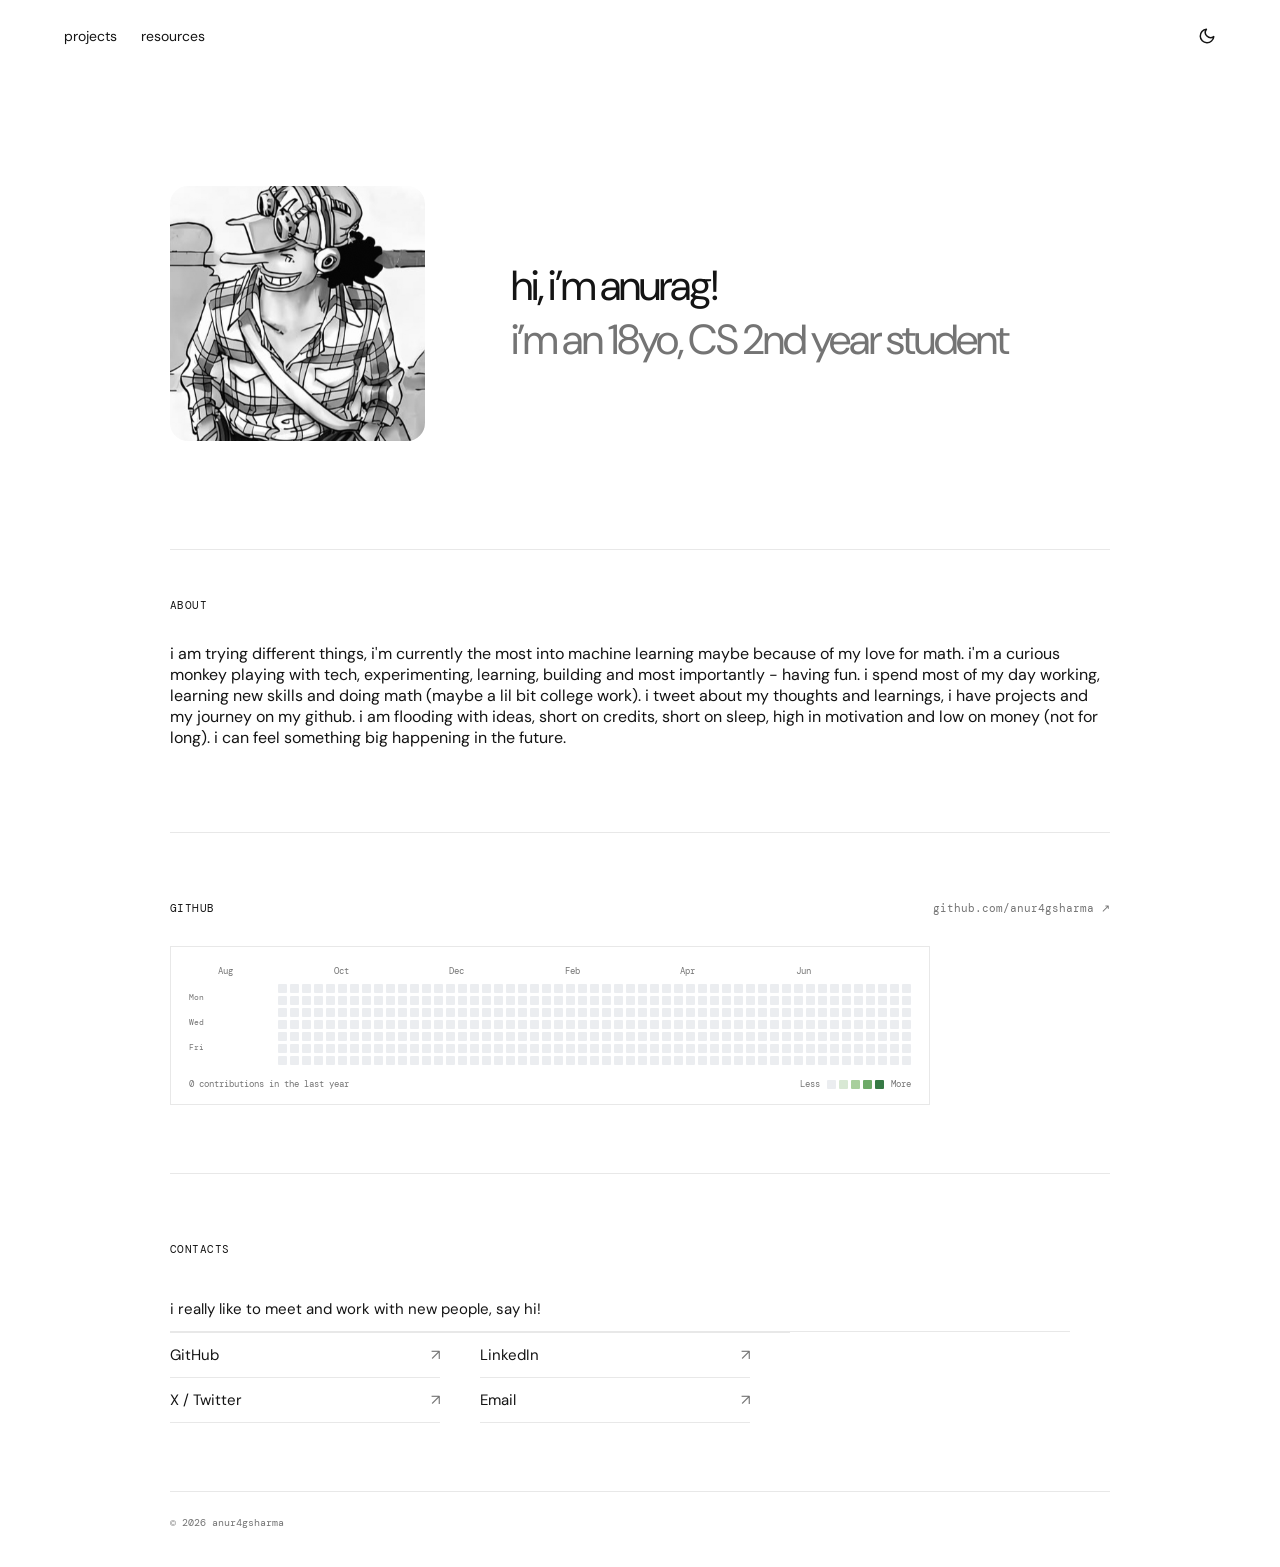
<file: index.html>
<!DOCTYPE html>
<html lang="en">
<head>
    <meta charset="UTF-8">
    <meta name="viewport" content="width=device-width, initial-scale=1.0">
    <meta name="description" content="Anurag Sharma — CS student and builder.">
    <title>anur4gsharma</title>
    <link rel="preconnect" href="https://fonts.googleapis.com">
    <link rel="preconnect" href="https://fonts.gstatic.com" crossorigin>
    <link href="https://fonts.googleapis.com/css2?family=DM+Mono:wght@400;500&family=DM+Sans:opsz,wght@9..40,400;9..40,500&display=swap" rel="stylesheet">
    <link rel="stylesheet" href="style.css">

    <script>
        const savedTheme = localStorage.getItem('theme');
        if (savedTheme) { document.documentElement.setAttribute('data-theme', savedTheme); }
        else if (window.matchMedia && window.matchMedia('(prefers-color-scheme: dark)').matches) { document.documentElement.setAttribute('data-theme', 'dark'); }
    </script>
</head>
<body>
    <header class="site-header">
        <nav aria-label="Primary navigation">
            <a href="projects/index.html">projects</a>
            
            <a href="resources/index.html">resources</a>
        </nav>
    
        <button id="theme-toggle" class="theme-toggle" aria-label="Toggle dark mode">
            <svg class="sun-icon" width="18" height="18" viewBox="0 0 24 24" fill="none" stroke="currentColor" stroke-width="2" stroke-linecap="round" stroke-linejoin="round"><circle cx="12" cy="12" r="5"></circle><line x1="12" y1="1" x2="12" y2="3"></line><line x1="12" y1="21" x2="12" y2="23"></line><line x1="4.22" y1="4.22" x2="5.64" y2="5.64"></line><line x1="18.36" y1="18.36" x2="19.78" y2="19.78"></line><line x1="1" y1="12" x2="3" y2="12"></line><line x1="21" y1="12" x2="23" y2="12"></line><line x1="4.22" y1="19.78" x2="5.64" y2="18.36"></line><line x1="18.36" y1="5.64" x2="19.78" y2="4.22"></line></svg>
            <svg class="moon-icon" width="18" height="18" viewBox="0 0 24 24" fill="none" stroke="currentColor" stroke-width="2" stroke-linecap="round" stroke-linejoin="round"><path d="M21 12.79A9 9 0 1 1 11.21 3 7 7 0 0 0 21 12.79z"></path></svg>
        </button>
    </header>

    <main>
        <section class="hero" aria-labelledby="intro-title">
            <img class="profile-photo" src="anur4gsharma.jpeg" alt="Anurag Sharma">
            <div class="hero-copy">
                <h1 id="intro-title">hi, i’m anurag!</h1>
                <p>i’m an 18yo, CS 2nd year student</p>
            </div>
        </section>

        <section class="content-section about" id="about" aria-labelledby="about-title">
            <h2 id="about-title">about</h2>
            <p>i am trying different things, i'm currently the most into machine learning maybe because of my love for math. i'm a curious monkey playing with tech, experimenting,
                learning, building and most importantly - having fun. i spend most of my day working, learning new skills and doing math (maybe a lil bit college work). i tweet about my
                thoughts and learnings, i have projects and my journey on my github. i am flooding with ideas, short on credits, short on sleep, high in motivation and low on money
                (not for long). i can feel something big happening in the future.
            </p>
        </section>

        <section class="content-section github-section" aria-labelledby="github-title">
            <div class="section-heading">
                <h2 id="github-title">gitHub</h2>
                <a href="https://github.com/anur4gsharma" target="_blank" rel="noopener noreferrer">github.com/anur4gsharma ↗</a>
            </div>
            <div class="contribution-graph" aria-live="polite">
                <div class="months" aria-hidden="true"><span>Aug</span><span>Oct</span><span>Dec</span><span>Feb</span><span>Apr</span><span>Jun</span></div>
                <div class="graph-wrap">
                    <div class="weekdays" aria-hidden="true"><span>Mon</span><span>Wed</span><span>Fri</span></div>
                    <div class="graph-grid" id="contribution-grid" role="img" aria-label="Loading Anurag Sharma's GitHub contribution activity"></div>
                </div>
                <div class="graph-footer"><span id="contribution-summary">Loading live GitHub activity…</span><span class="legend" aria-hidden="true">Less <i></i><i></i><i></i><i></i><i></i> More</span></div>
            </div>
        </section>

        <section class="content-section" id="contact" aria-labelledby="contact-title">
            <h2 id="contact-title">Contacts</h2>
            <div class="hi">i really like to meet and work with new people, say hi!</div>
            <div class="contacts">
                <a href="https://github.com/anur4gsharma" target="_blank" rel="noopener noreferrer">GitHub <span>↗</span></a>
                <a href="https://www.linkedin.com/in/anur4gsharma/" target="_blank" rel="noopener noreferrer">LinkedIn <span>↗</span></a>
                <a href="https://twitter.com/anur4gsharma" target="_blank" rel="noopener noreferrer">X / Twitter <span>↗</span></a>
                <a href="mailto:anur4g.work@gmail.com" target="_blank" rel="noopener noreferrer">Email <span>↗</span></a>
            </div>
        </section>
    </main>

    <footer>© 2026 anur4gsharma</footer>
    <script src="an.js"></script>
    <script src="theme.js"></script>
</body>
</html>
</file>
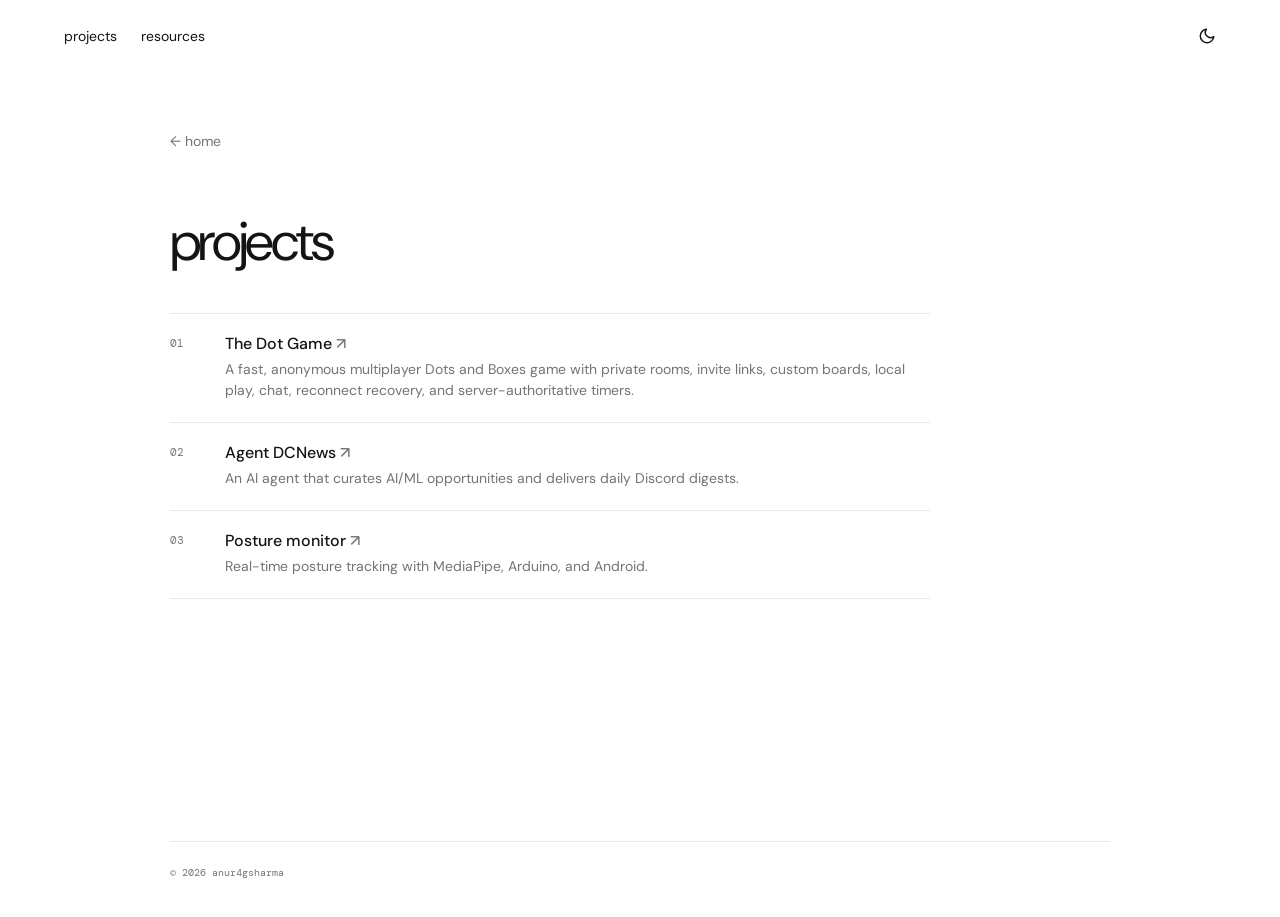
<file: projects/index.html>
<!DOCTYPE html>
<html lang="en">
<head>
    <meta charset="UTF-8">
    <meta name="viewport" content="width=device-width, initial-scale=1.0">
    <meta name="description" content="Anurag Sharma — projects.">
    <title>projects — anurag sharma</title>
    <link rel="preconnect" href="https://fonts.googleapis.com">
    <link rel="preconnect" href="https://fonts.gstatic.com" crossorigin>
    <link href="https://fonts.googleapis.com/css2?family=DM+Mono:wght@400;500&family=DM+Sans:opsz,wght@9..40,400;9..40,500&display=swap" rel="stylesheet">
    <link rel="stylesheet" href="../style.css">

    <script>
        const savedTheme = localStorage.getItem('theme');
        if (savedTheme) { document.documentElement.setAttribute('data-theme', savedTheme); }
        else if (window.matchMedia && window.matchMedia('(prefers-color-scheme: dark)').matches) { document.documentElement.setAttribute('data-theme', 'dark'); }
    </script>
</head>
<body>
    <header class="site-header"><nav aria-label="Primary navigation"><a href="index.html" aria-current="page">projects</a><a href="../resources/index.html">resources</a></nav>
        <button id="theme-toggle" class="theme-toggle" aria-label="Toggle dark mode">
            <svg class="sun-icon" width="18" height="18" viewBox="0 0 24 24" fill="none" stroke="currentColor" stroke-width="2" stroke-linecap="round" stroke-linejoin="round"><circle cx="12" cy="12" r="5"></circle><line x1="12" y1="1" x2="12" y2="3"></line><line x1="12" y1="21" x2="12" y2="23"></line><line x1="4.22" y1="4.22" x2="5.64" y2="5.64"></line><line x1="18.36" y1="18.36" x2="19.78" y2="19.78"></line><line x1="1" y1="12" x2="3" y2="12"></line><line x1="21" y1="12" x2="23" y2="12"></line><line x1="4.22" y1="19.78" x2="5.64" y2="18.36"></line><line x1="18.36" y1="5.64" x2="19.78" y2="4.22"></line></svg>
            <svg class="moon-icon" width="18" height="18" viewBox="0 0 24 24" fill="none" stroke="currentColor" stroke-width="2" stroke-linecap="round" stroke-linejoin="round"><path d="M21 12.79A9 9 0 1 1 11.21 3 7 7 0 0 0 21 12.79z"></path></svg>
        </button>
    </header>
    <main class="subpage-main">
        <section class="content-section first-section" aria-labelledby="projects-title">
            <a class="home-link" href="../index.html">← home</a>
            <h1 id="projects-title" class="page-title">projects</h1>
            <div class="project-list">
                <a class="project" href="https://thedotgame.vercel.app" target="_blank" rel="noopener noreferrer"><span class="project-index">01</span><div><h3>The Dot Game <span>↗</span></h3><p>A fast, anonymous multiplayer Dots and Boxes game with private rooms, invite links, custom boards, local play, chat, reconnect recovery, and server-authoritative timers.</p></div></a>
                <a class="project" href="https://github.com/anur4gsharma/agent-dcnews" target="_blank" rel="noopener noreferrer"><span class="project-index">02</span><div><h3>Agent DCNews <span>↗</span></h3><p>An AI agent that curates AI/ML opportunities and delivers daily Discord digests.</p></div></a>
                <a class="project" href="https://github.com/anur4gsharma/posture_bot_v1" target="_blank" rel="noopener noreferrer"><span class="project-index">03</span><div><h3>Posture monitor <span>↗</span></h3><p>Real-time posture tracking with MediaPipe, Arduino, and Android.</p></div></a>
            </div>
        </section>
    </main>
    <footer>© 2026 anur4gsharma</footer>
    <script src="../theme.js"></script>
</body>
</html>
</file>
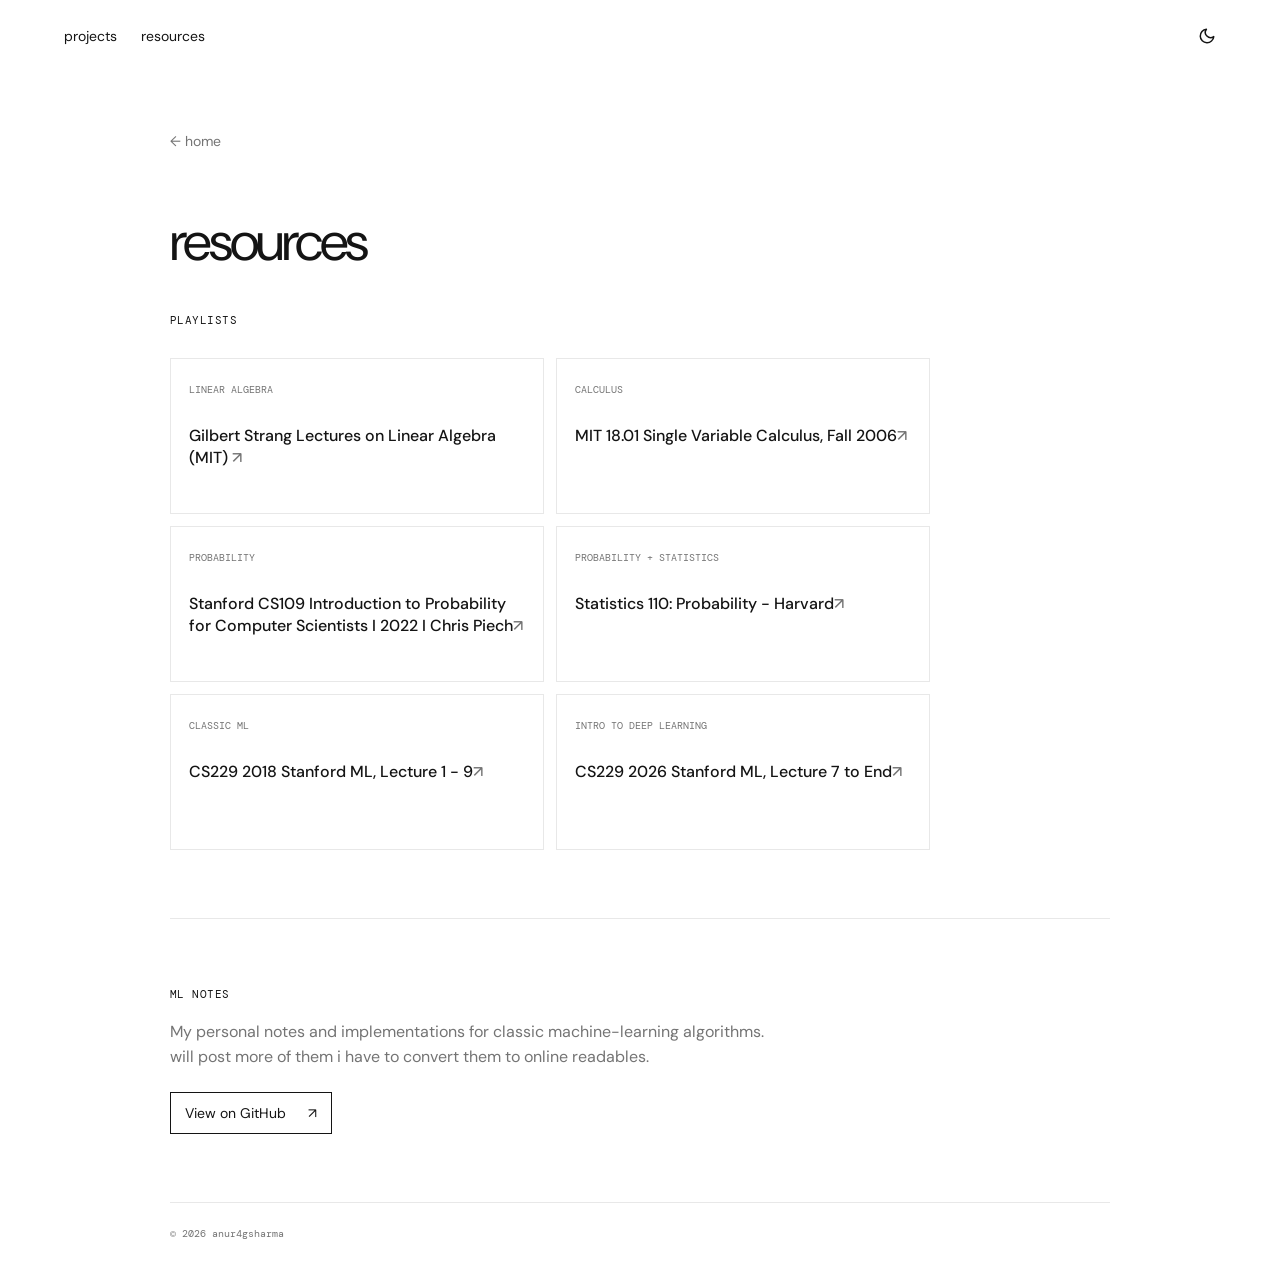
<file: resources/index.html>
<!DOCTYPE html>
<html lang="en">
<head>
    <meta charset="UTF-8">
    <meta name="viewport" content="width=device-width, initial-scale=1.0">
    <meta name="description" content="Anurag Sharma — learning resources and machine-learning notes.">
    <title>resources — anurag sharma</title>
    <link rel="preconnect" href="https://fonts.googleapis.com">
    <link rel="preconnect" href="https://fonts.gstatic.com" crossorigin>
    <link href="https://fonts.googleapis.com/css2?family=DM+Mono:wght@400;500&family=DM+Sans:opsz,wght@9..40,400;9..40,500&display=swap" rel="stylesheet">
    <link rel="stylesheet" href="../style.css">

    <script>
        const savedTheme = localStorage.getItem('theme');
        if (savedTheme) { document.documentElement.setAttribute('data-theme', savedTheme); }
        else if (window.matchMedia && window.matchMedia('(prefers-color-scheme: dark)').matches) { document.documentElement.setAttribute('data-theme', 'dark'); }
    </script>
</head>
<body>
    <header class="site-header"><nav aria-label="Primary navigation"><a href="../projects/index.html">projects</a><a href="index.html" aria-current="page">resources</a></nav>
        <button id="theme-toggle" class="theme-toggle" aria-label="Toggle dark mode">
            <svg class="sun-icon" width="18" height="18" viewBox="0 0 24 24" fill="none" stroke="currentColor" stroke-width="2" stroke-linecap="round" stroke-linejoin="round"><circle cx="12" cy="12" r="5"></circle><line x1="12" y1="1" x2="12" y2="3"></line><line x1="12" y1="21" x2="12" y2="23"></line><line x1="4.22" y1="4.22" x2="5.64" y2="5.64"></line><line x1="18.36" y1="18.36" x2="19.78" y2="19.78"></line><line x1="1" y1="12" x2="3" y2="12"></line><line x1="21" y1="12" x2="23" y2="12"></line><line x1="4.22" y1="19.78" x2="5.64" y2="18.36"></line><line x1="18.36" y1="5.64" x2="19.78" y2="4.22"></line></svg>
            <svg class="moon-icon" width="18" height="18" viewBox="0 0 24 24" fill="none" stroke="currentColor" stroke-width="2" stroke-linecap="round" stroke-linejoin="round"><path d="M21 12.79A9 9 0 1 1 11.21 3 7 7 0 0 0 21 12.79z"></path></svg>
        </button>
    </header>
    <main class="subpage-main">
        <section class="content-section first-section" aria-labelledby="resources-title">
            <a class="home-link" href="../index.html">← home</a>
            <h1 id="resources-title" class="page-title">resources</h1>
            <h2 id="playlists-title">playlists</h2>
            <div class="resource-grid" aria-labelledby="playlists-title">
                <a class="resource-card" href="https://www.youtube.com/playlist?list=PL49CF3715CB9EF31D" target="_blank" rel="noopener noreferrer"><span>Linear Algebra</span><h3>Gilbert Strang Lectures on Linear Algebra (MIT) <i>↗</i></h3></a>
                <a class="resource-card" href="https://www.youtube.com/playlist?list=PL590CCC2BC5AF3BC1" target="_blank" rel="noopener noreferrer"><span>Calculus</span><h3>MIT 18.01 Single Variable Calculus, Fall 2006<i>↗</i></h3></a>
                <a class="resource-card" href="https://www.youtube.com/playlist?list=PLoROMvodv4rOpr_A7B9SriE_iZmkanvUg" target="_blank" rel="noopener noreferrer"><span>Probability</span><h3>Stanford CS109 Introduction to Probability for Computer Scientists I 2022 I Chris Piech<i>↗</i></h3></a>
                <a class="resource-card" href="https://www.youtube.com/playlist?list=PL2SOU6wwxB0uwwH80KTQ6ht66KWxbzTIo" target="_blank" rel="noopener noreferrer"><span>Probability + Statistics</span><h3>Statistics 110: Probability - Harvard<i>↗</i></h3></a>
                <a class="resource-card" href="https://www.youtube.com/playlist?list=PLoROMvodv4rMiGQp3WXShtMGgzqpfVfbU" target="_blank" rel="noopener noreferrer"><span>Classic ML</span><h3>CS229 2018 Stanford ML, Lecture 1 - 9<i>↗</i></h3></a>
                <a class="resource-card" href="https://www.youtube.com/playlist?list=PLaqpC4kq8Gpw" target="_blank" rel="noopener noreferrer"><span>Intro to Deep Learning</span><h3>CS229 2026 Stanford ML, Lecture 7 to End<i>↗</i></h3></a>
            </div>
        </section>
        <section class="content-section" aria-labelledby="notes-title">
            <h2 id="notes-title">ML Notes</h2>
            <p class="notes-intro">My personal notes and implementations for classic machine-learning algorithms. will post more of them i have to convert them to online readables.</p>
            <a class="resource-button" href="https://github.com/anur4gsharma/machine-learning-algorithms" target="_blank" rel="noopener noreferrer">View on GitHub <span>↗</span></a>
        </section>
    </main>
    <footer>© 2026 anur4gsharma</footer>
    <script src="../theme.js"></script>
</body>
</html>
</file>
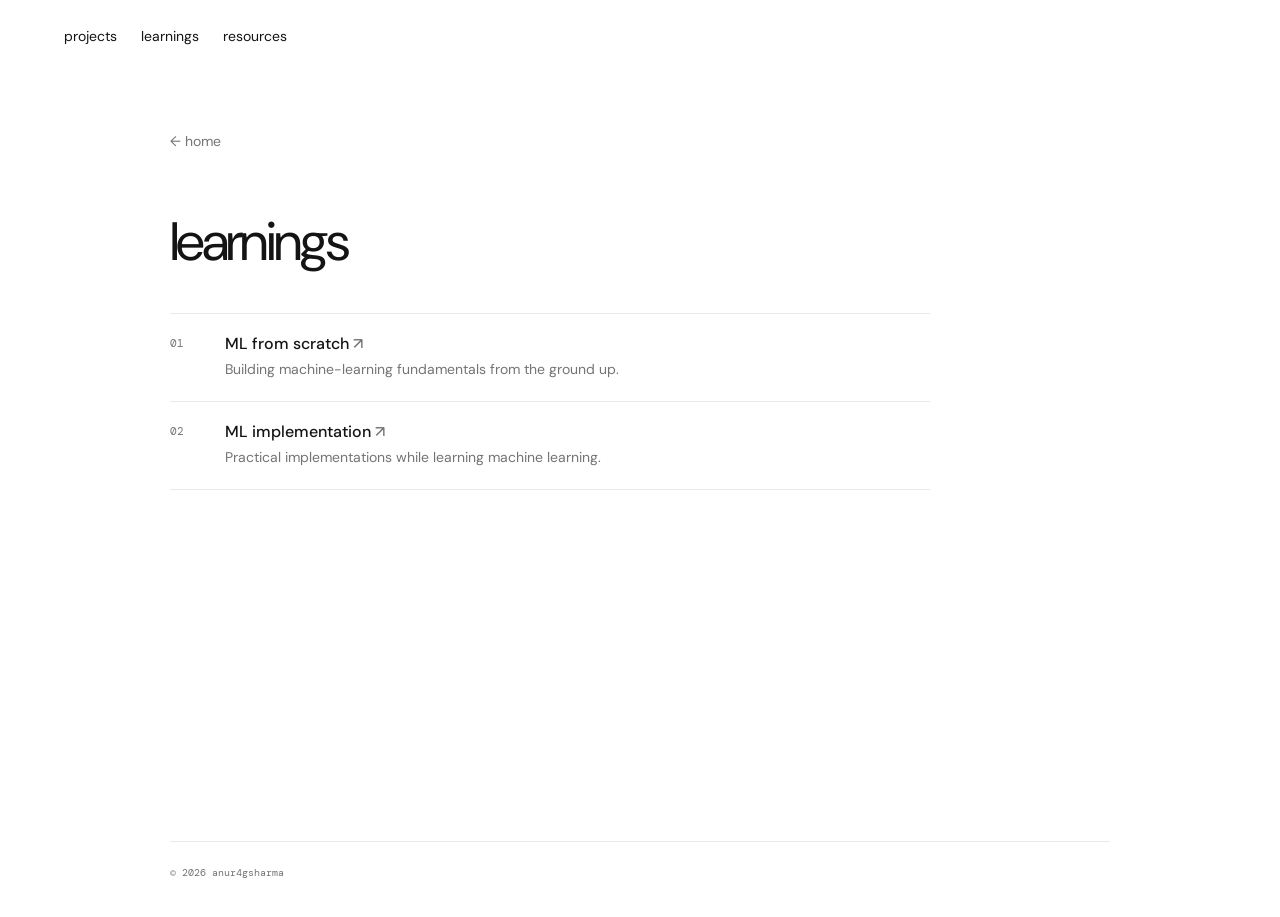
<file: learnings.html>
<!DOCTYPE html>
<html lang="en">
<head>
    <meta charset="UTF-8">
    <meta name="viewport" content="width=device-width, initial-scale=1.0">
    <meta name="description" content="Anurag Sharma — learnings.">
    <title>learnings — anurag sharma</title>
    <link rel="preconnect" href="https://fonts.googleapis.com">
    <link rel="preconnect" href="https://fonts.gstatic.com" crossorigin>
    <link href="https://fonts.googleapis.com/css2?family=DM+Mono:wght@400;500&family=DM+Sans:opsz,wght@9..40,400;9..40,500&display=swap" rel="stylesheet">
    <link rel="stylesheet" href="style.css">
</head>
<body>
    <header class="site-header"><nav aria-label="Primary navigation"><a href="projects.html">projects</a><a href="learnings.html" aria-current="page">learnings</a><a href="resources.html">resources</a></nav></header>
    <main class="subpage-main">
        <section class="content-section first-section" aria-labelledby="learnings-title">
            <a class="home-link" href="index.html">← home</a>
            <h1 id="learnings-title" class="page-title">learnings</h1>
            <div class="project-list">
                <a class="project" href="https://github.com/anur4gsharma/ml-from-scratch" target="_blank" rel="noopener noreferrer"><span class="project-index">01</span><div><h3>ML from scratch <span>↗</span></h3><p>Building machine-learning fundamentals from the ground up.</p></div></a>
                <a class="project" href="https://github.com/anur4gsharma/ml-implementation" target="_blank" rel="noopener noreferrer"><span class="project-index">02</span><div><h3>ML implementation <span>↗</span></h3><p>Practical implementations while learning machine learning.</p></div></a>
            </div>
        </section>
    </main>
    <footer>© 2026 anur4gsharma</footer>
</body>
</html>
</file>
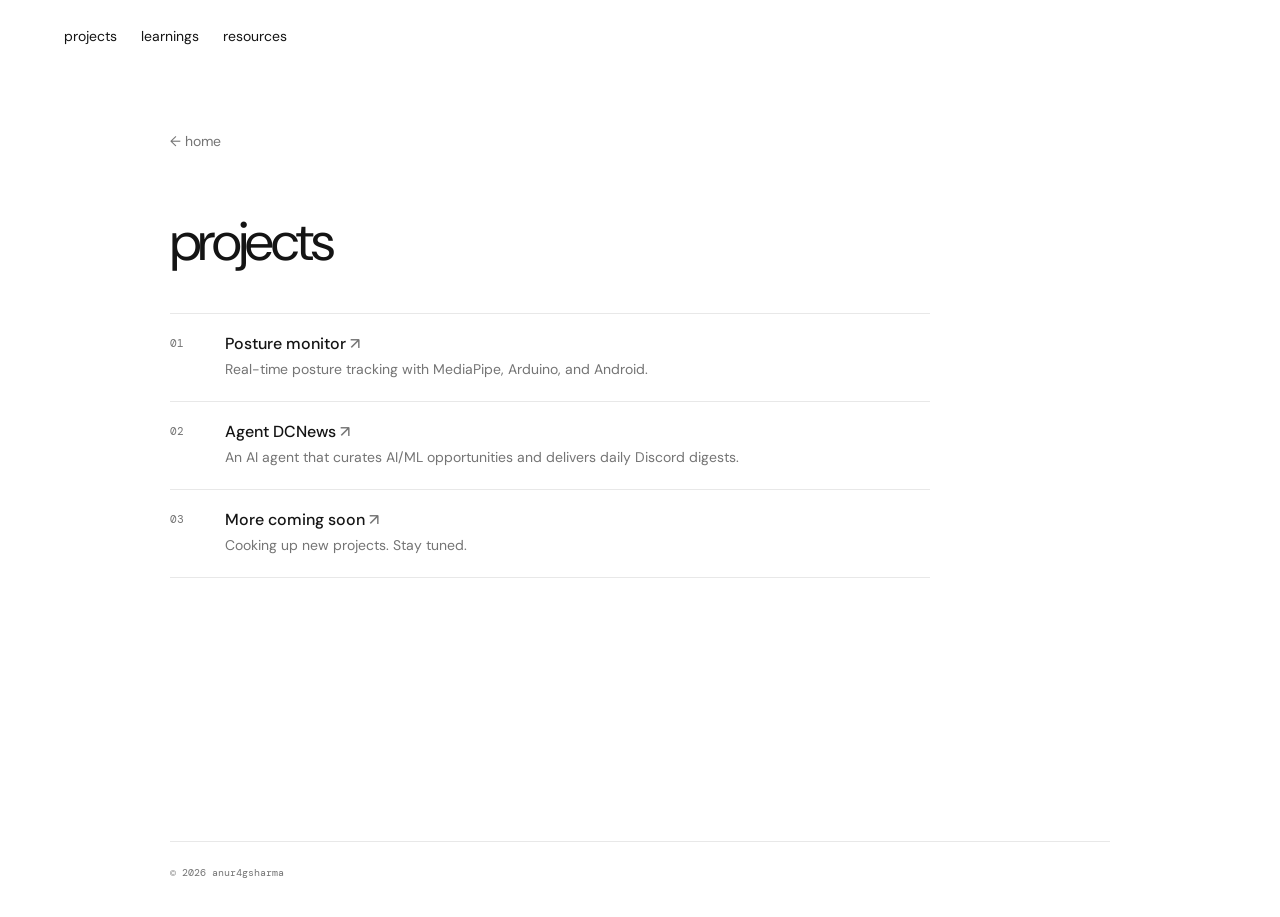
<file: projects.html>
<!DOCTYPE html>
<html lang="en">
<head>
    <meta charset="UTF-8">
    <meta name="viewport" content="width=device-width, initial-scale=1.0">
    <meta name="description" content="Anurag Sharma — projects.">
    <title>projects — anurag sharma</title>
    <link rel="preconnect" href="https://fonts.googleapis.com">
    <link rel="preconnect" href="https://fonts.gstatic.com" crossorigin>
    <link href="https://fonts.googleapis.com/css2?family=DM+Mono:wght@400;500&family=DM+Sans:opsz,wght@9..40,400;9..40,500&display=swap" rel="stylesheet">
    <link rel="stylesheet" href="style.css">
</head>
<body>
    <header class="site-header"><nav aria-label="Primary navigation"><a href="projects.html" aria-current="page">projects</a><a href="learnings.html">learnings</a><a href="resources.html">resources</a></nav></header>
    <main class="subpage-main">
        <section class="content-section first-section" aria-labelledby="projects-title">
            <a class="home-link" href="index.html">← home</a>
            <h1 id="projects-title" class="page-title">projects</h1>
            <div class="project-list">
                <a class="project" href="https://github.com/anur4gsharma/posture_bot_v1" target="_blank" rel="noopener noreferrer"><span class="project-index">01</span><div><h3>Posture monitor <span>↗</span></h3><p>Real-time posture tracking with MediaPipe, Arduino, and Android.</p></div></a>
                <a class="project" href="https://github.com/anur4gsharma/agent-dcnews" target="_blank" rel="noopener noreferrer"><span class="project-index">02</span><div><h3>Agent DCNews <span>↗</span></h3><p>An AI agent that curates AI/ML opportunities and delivers daily Discord digests.</p></div></a>
                <a class="project" href="https://github.com/anur4gsharma" target="_blank" rel="noopener noreferrer"><span class="project-index">03</span><div><h3>More coming soon <span>↗</span></h3><p>Cooking up new projects. Stay tuned.</p></div></a>
            </div>
        </section>
    </main>
    <footer>© 2026 anur4gsharma</footer>
</body>
</html>
</file>
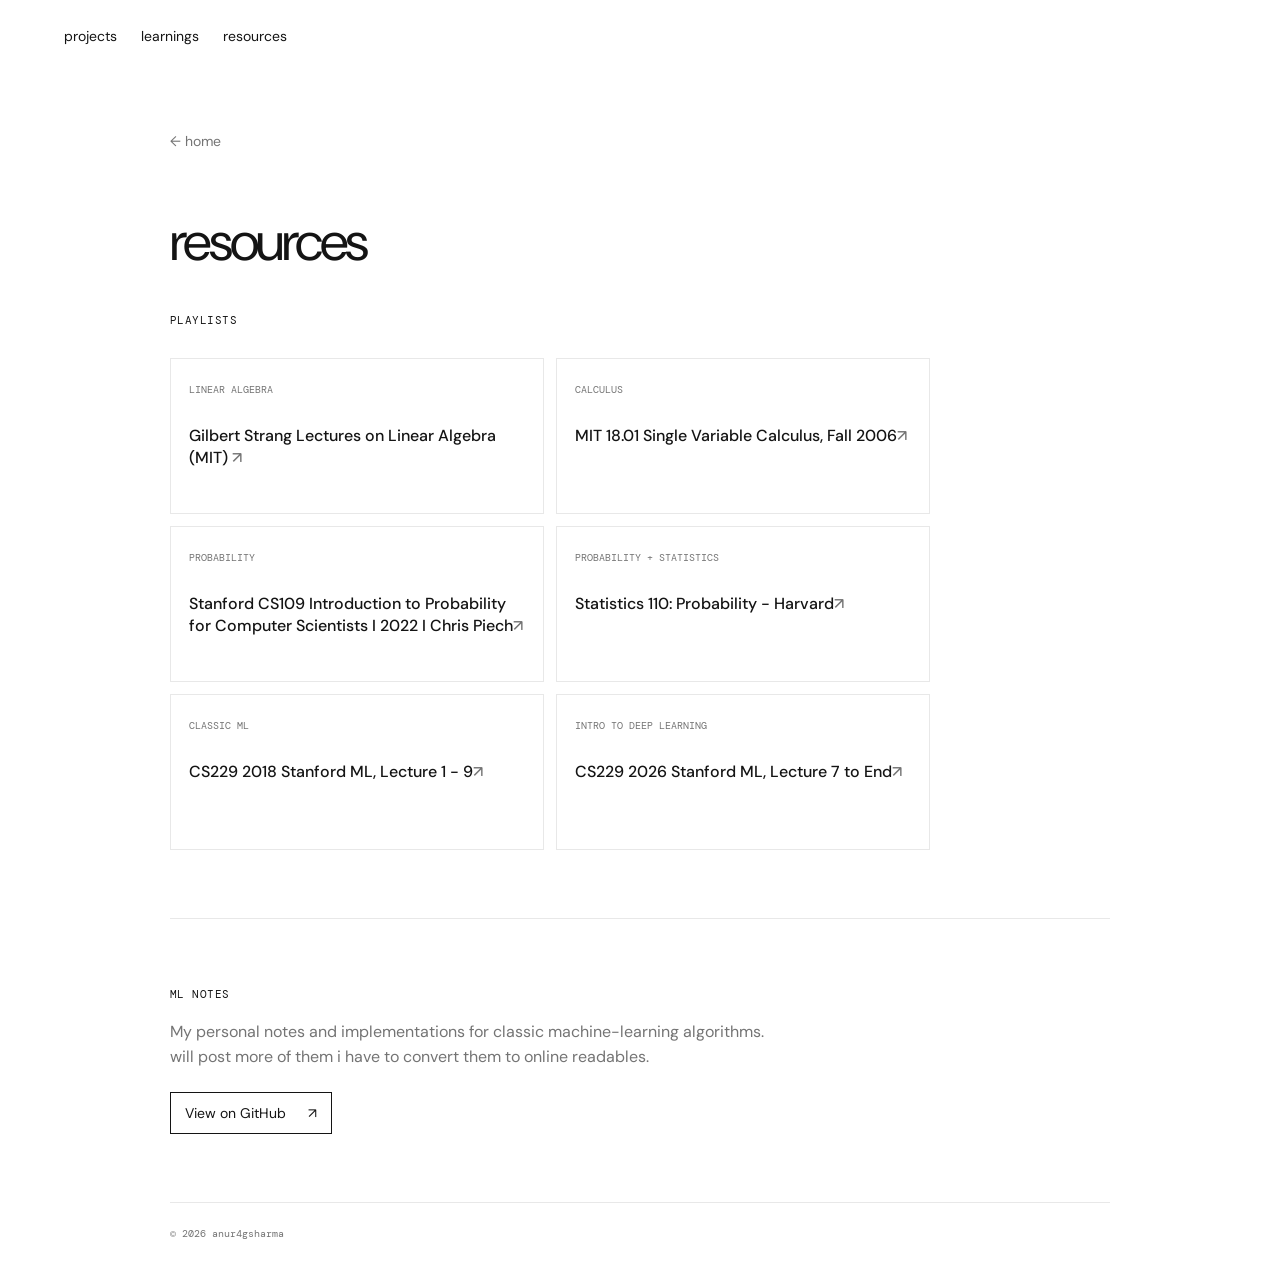
<file: resources.html>
<!DOCTYPE html>
<html lang="en">
<head>
    <meta charset="UTF-8">
    <meta name="viewport" content="width=device-width, initial-scale=1.0">
    <meta name="description" content="Anurag Sharma — learning resources and machine-learning notes.">
    <title>resources — anurag sharma</title>
    <link rel="preconnect" href="https://fonts.googleapis.com">
    <link rel="preconnect" href="https://fonts.gstatic.com" crossorigin>
    <link href="https://fonts.googleapis.com/css2?family=DM+Mono:wght@400;500&family=DM+Sans:opsz,wght@9..40,400;9..40,500&display=swap" rel="stylesheet">
    <link rel="stylesheet" href="style.css">
</head>
<body>
    <header class="site-header"><nav aria-label="Primary navigation"><a href="projects.html">projects</a><a href="learnings.html">learnings</a><a href="resources.html" aria-current="page">resources</a></nav></header>
    <main class="subpage-main">
        <section class="content-section first-section" aria-labelledby="resources-title">
            <a class="home-link" href="index.html">← home</a>
            <h1 id="resources-title" class="page-title">resources</h1>
            <h2 id="playlists-title">playlists</h2>
            <div class="resource-grid" aria-labelledby="playlists-title">
                <a class="resource-card" href="https://www.youtube.com/playlist?list=PL49CF3715CB9EF31D" target="_blank" rel="noopener noreferrer"><span>Linear Algebra</span><h3>Gilbert Strang Lectures on Linear Algebra (MIT) <i>↗</i></h3></a>
                <a class="resource-card" href="https://www.youtube.com/playlist?list=PL590CCC2BC5AF3BC1" target="_blank" rel="noopener noreferrer"><span>Calculus</span><h3>MIT 18.01 Single Variable Calculus, Fall 2006<i>↗</i></h3></a>
                <a class="resource-card" href="https://www.youtube.com/playlist?list=PLoROMvodv4rOpr_A7B9SriE_iZmkanvUg" target="_blank" rel="noopener noreferrer"><span>Probability</span><h3>Stanford CS109 Introduction to Probability for Computer Scientists I 2022 I Chris Piech<i>↗</i></h3></a>
                <a class="resource-card" href="https://www.youtube.com/playlist?list=PL2SOU6wwxB0uwwH80KTQ6ht66KWxbzTIo" target="_blank" rel="noopener noreferrer"><span>Probability + Statistics</span><h3>Statistics 110: Probability - Harvard<i>↗</i></h3></a>
                <a class="resource-card" href="https://www.youtube.com/playlist?list=PLoROMvodv4rMiGQp3WXShtMGgzqpfVfbU" target="_blank" rel="noopener noreferrer"><span>Classic ML</span><h3>CS229 2018 Stanford ML, Lecture 1 - 9<i>↗</i></h3></a>
                <a class="resource-card" href="https://www.youtube.com/playlist?list=PLaqpC4kq8Gpw" target="_blank" rel="noopener noreferrer"><span>Intro to Deep Learning</span><h3>CS229 2026 Stanford ML, Lecture 7 to End<i>↗</i></h3></a>
            </div>
        </section>

        <section class="content-section" aria-labelledby="notes-title">
            <h2 id="notes-title">ML Notes</h2>
            <p class="notes-intro">My personal notes and implementations for classic machine-learning algorithms. will post more of them i have to convert them to online readables.</p>
            <a class="resource-button" href="https://github.com/anur4gsharma/machine-learning-algorithms" target="_blank" rel="noopener noreferrer">View on GitHub <span>↗</span></a>
        </section>
    </main>
    <footer>© 2026 anur4gsharma</footer>
</body>
</html>
</file>
<file: style.css>
:root {
    color-scheme: light dark;
    --bg: #fff;
    --ink: #141414;
    --muted: #747474;
    --line: #e8e8e8;
    --soft: #f6f6f4;
    --green-0: #ebedf0;
    --green-1: #d8e8d4;
    --green-2: #a8cf9c;
    --green-3: #6daa68;
    --green-4: #367a45;
}

:root[data-theme="dark"] {
    --bg: #141414;
    --ink: #e8e8e8;
    --muted: #a0a0a0;
    --line: #333333;
    --soft: #1e1e1e;
    --green-0: #2d333b;
    --green-1: #0e4429;
    --green-2: #006d32;
    --green-3: #26a641;
    --green-4: #39d353;
}

* { box-sizing: border-box; }
html { scroll-behavior: smooth; }
body { margin: 0; background: var(--bg); color: var(--ink); font-family: "DM Sans", Arial, sans-serif; font-size: 16px; -webkit-font-smoothing: antialiased; }
a { color: inherit; }
a:focus-visible { outline: 2px solid var(--ink); outline-offset: 4px; }

.site-header { padding: 27px 5vw; display: flex; justify-content: space-between; align-items: center; }
nav { display: flex; gap: 24px; }
nav a { color: var(--ink); font-size: 14px; text-decoration: none; }
nav a:hover, .section-heading a:hover, .contacts a:hover, .project:hover h3 { text-decoration: underline; text-underline-offset: 4px; }

.theme-toggle { background: none; border: none; color: var(--ink); cursor: pointer; padding: 8px; margin: -8px; display: flex; align-items: center; justify-content: center; border-radius: 4px; }
.theme-toggle:focus-visible { outline: 2px solid var(--ink); outline-offset: 4px; }
:root[data-theme="dark"] .sun-icon { display: block; }
:root[data-theme="dark"] .moon-icon { display: none; }
:root:not([data-theme="dark"]) .sun-icon { display: none; }
:root:not([data-theme="dark"]) .moon-icon { display: block; }

main, footer { width: min(100% - 10vw, 940px); margin: 0 auto; }
.hero { min-height: 53vh; display: flex; align-items: center; gap: clamp(34px, 7vw, 86px); padding: 58px 0 52px; }
.profile-photo { width: clamp(165px, 25vw, 255px); aspect-ratio: 1 / 1; object-fit: cover; filter: grayscale(100%); border-radius: 18px; }
.hero-copy h1, .hero-copy p { margin: 0; font-size: clamp(25px, 3.3vw, 42px); font-weight: 400; line-height: 1.16; letter-spacing: -0.045em; }
.hero-copy p { color: var(--muted); margin-top: 5px; }

.content-section { padding: 68px 0; border-top: 1px solid var(--line); }
h2 { margin: 0 0 31px; font-family: "DM Mono", monospace; font-size: 11px; font-weight: 400; letter-spacing: .04em; text-transform: uppercase; }
.about { padding-top: 48px; }
.about-space { min-height: 52px; }
.section-heading { display: flex; justify-content: space-between; align-items: start; }
.section-heading a { color: var(--muted); font-family: "DM Mono", monospace; font-size: 11px; text-decoration: none; }

.contribution-graph { max-width: 760px; padding: 18px 18px 14px; border: 1px solid var(--line); overflow: hidden; }
.months { display: grid; grid-template-columns: repeat(6, 1fr); padding-left: 29px; color: var(--muted); font-family: "DM Mono", monospace; font-size: 9px; }
.graph-wrap { display: flex; gap: 8px; margin-top: 7px; }
.weekdays { display: flex; flex: 1 0 21px; height: 75px; flex-direction: column; justify-content: space-around; color: var(--muted); font-family: "DM Mono", monospace; font-size: 8px; }
.graph-grid { display: grid; grid-template-rows: repeat(7, 9px); grid-auto-flow: column; grid-auto-columns: 9px; gap: 3px; overflow: hidden; }
.graph-cell, .legend i { display: block; width: 9px; height: 9px; background: var(--green-0); border-radius: 1px; }
.level-1 { background: var(--green-1); }.level-2 { background: var(--green-2); }.level-3 { background: var(--green-3); }.level-4 { background: var(--green-4); }
.graph-footer { display: flex; justify-content: space-between; margin-top: 13px; color: var(--muted); font-family: "DM Mono", monospace; font-size: 9px; }
.legend { display: flex; align-items: center; gap: 3px; }.legend i { margin: 0; }.legend i:first-of-type { margin-left: 4px; }.legend i:nth-of-type(2) { background: var(--green-1); }.legend i:nth-of-type(3) { background: var(--green-2); }.legend i:nth-of-type(4) { background: var(--green-3); }.legend i:nth-of-type(5) { background: var(--green-4); margin-right: 4px; }

.contacts { display: grid; grid-template-columns: repeat(2, minmax(0, 1fr)); max-width: 620px; border-top: 1px solid var(--line); }
.contacts a { display: flex; justify-content: space-between; padding: 12px 0; margin-right: 40px; border-bottom: 1px solid var(--line); font-size: 15px; text-decoration: none; }.contacts .contact-email { grid-column: 1 / -1; margin-right: 0; }.contacts span, .project h3 span { color: var(--muted); }
.project-list { max-width: 760px; border-top: 1px solid var(--line); }
.hi { display: flex; justify-content: space-between; padding: 12px 0; margin-right: 40px; border-bottom: 1px solid var(--line); font-size: 15px; text-decoration: none; }.contacts .contact-email { grid-column: 1 / -1; margin-right: 0; }.contacts span, .project h3 span { color: var(--muted); }
.project { display: grid; grid-template-columns: 39px 1fr; gap: 16px; padding: 19px 0 21px; border-bottom: 1px solid var(--line); text-decoration: none; transition: padding-left .2s ease; }
.project:hover { padding-left: 7px; }.project-index { padding-top: 3px; color: var(--muted); font-family: "DM Mono", monospace; font-size: 11px; }.project h3 { margin: 0 0 5px; font-size: 16px; font-weight: 500; }.project p { margin: 0; color: var(--muted); font-size: 14px; line-height: 1.5; }
.resource-grid { display: grid; grid-template-columns: repeat(2, minmax(0, 1fr)); gap: 12px; max-width: 760px; }
.resource-card { min-height: 156px; padding: 18px; border: 1px solid var(--line); text-decoration: none; transition: transform .2s ease, border-color .2s ease; }
.resource-card:hover { border-color: var(--ink); transform: translateY(-3px); }.resource-card span { color: var(--muted); font-family: "DM Mono", monospace; font-size: 10px; text-transform: uppercase; }.resource-card h3 { margin: 27px 0 0; font-size: 16px; font-weight: 500; line-height: 1.35; }.resource-card i { color: var(--muted); font-style: normal; }
.notes-intro { max-width: 620px; margin: -12px 0 22px; color: var(--muted); line-height: 1.55; }.resource-button { display: inline-flex; gap: 22px; align-items: center; padding: 11px 14px; border: 1px solid var(--ink); font-size: 14px; text-decoration: none; transition: background .2s ease, color .2s ease; }.resource-button:hover { background: var(--ink); color: var(--bg); }.notes-list { margin-top: 32px; }
footer { padding: 24px 0 38px; border-top: 1px solid var(--line); color: var(--muted); font-family: "DM Mono", monospace; font-size: 10px; }
.subpage-main { min-height: calc(100vh - 131px); }.first-section { border-top: 0; padding-top: 58px; }.home-link { display: inline-block; margin-bottom: 56px; color: var(--muted); font-size: 14px; text-decoration: none; }.home-link:hover { color: var(--ink); }.page-title { margin: 0 0 36px; font-size: clamp(32px, 5vw, 54px); font-weight: 400; letter-spacing: -.05em; }

@media (max-width: 600px) {
    .site-header { padding: 21px 6vw; } main, footer { width: min(100% - 12vw, 940px); }.hero { min-height: 46vh; flex-direction: column; align-items: flex-start; justify-content: center; gap: 28px; padding: 40px 0 46px; }.profile-photo { width: 150px; }.content-section { padding: 49px 0; }.about { padding-top: 36px; }.about-space { min-height: 36px; }.section-heading { display: block; }.section-heading a { display: block; margin-top: -17px; margin-bottom: 28px; }.contribution-graph { padding: 14px 10px 12px; }.months { display: none; }.graph-grid { grid-template-rows: repeat(7, 8px); grid-auto-columns: 8px; gap: 3px; }.graph-cell { width: 8px; height: 8px; }.weekdays { height: 70px; }.graph-footer { font-size: 8px; }.contacts { grid-template-columns: 1fr; }.contacts a { margin-right: 0; }.legend { display: none; }.first-section { padding-top: 24px; }.home-link { margin-bottom: 42px; }.resource-grid { grid-template-columns: 1fr; }.resource-card { min-height: 0; }.resource-card h3 { margin-top: 18px; }
}
</file>
